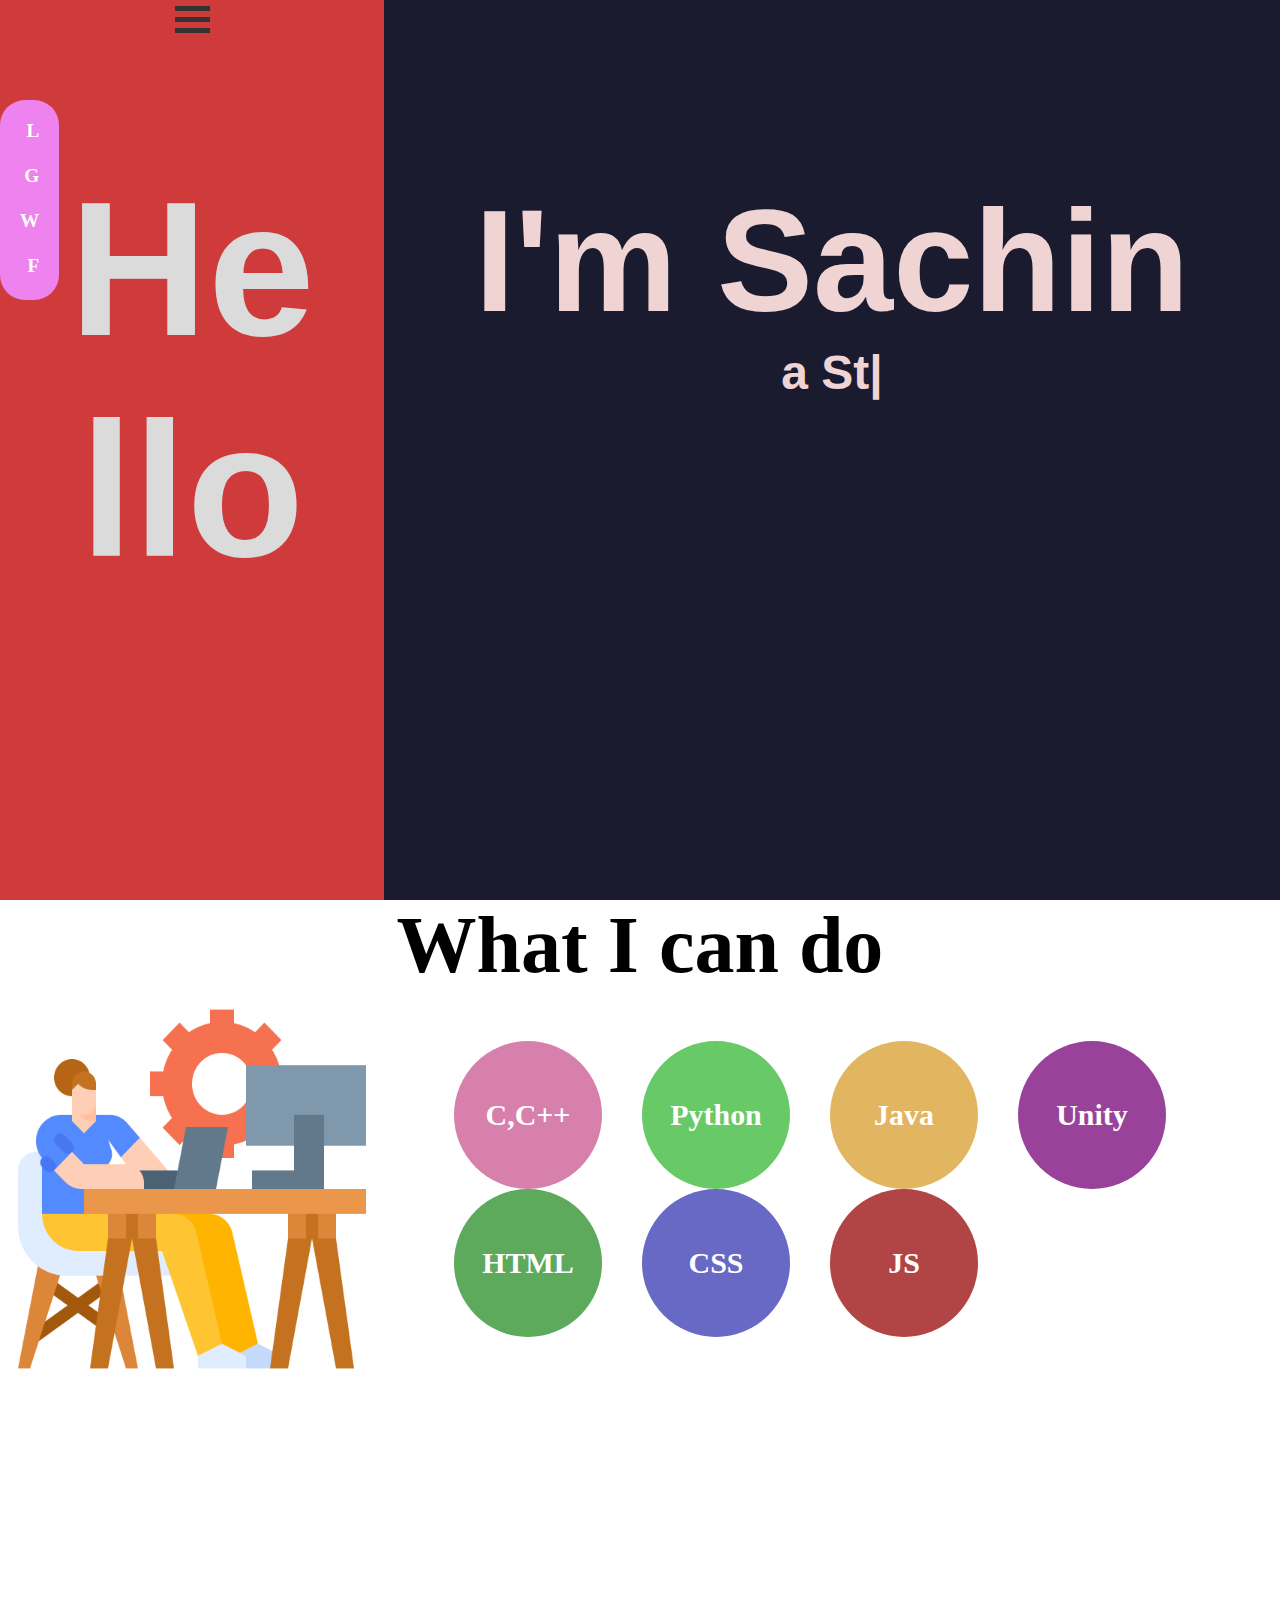
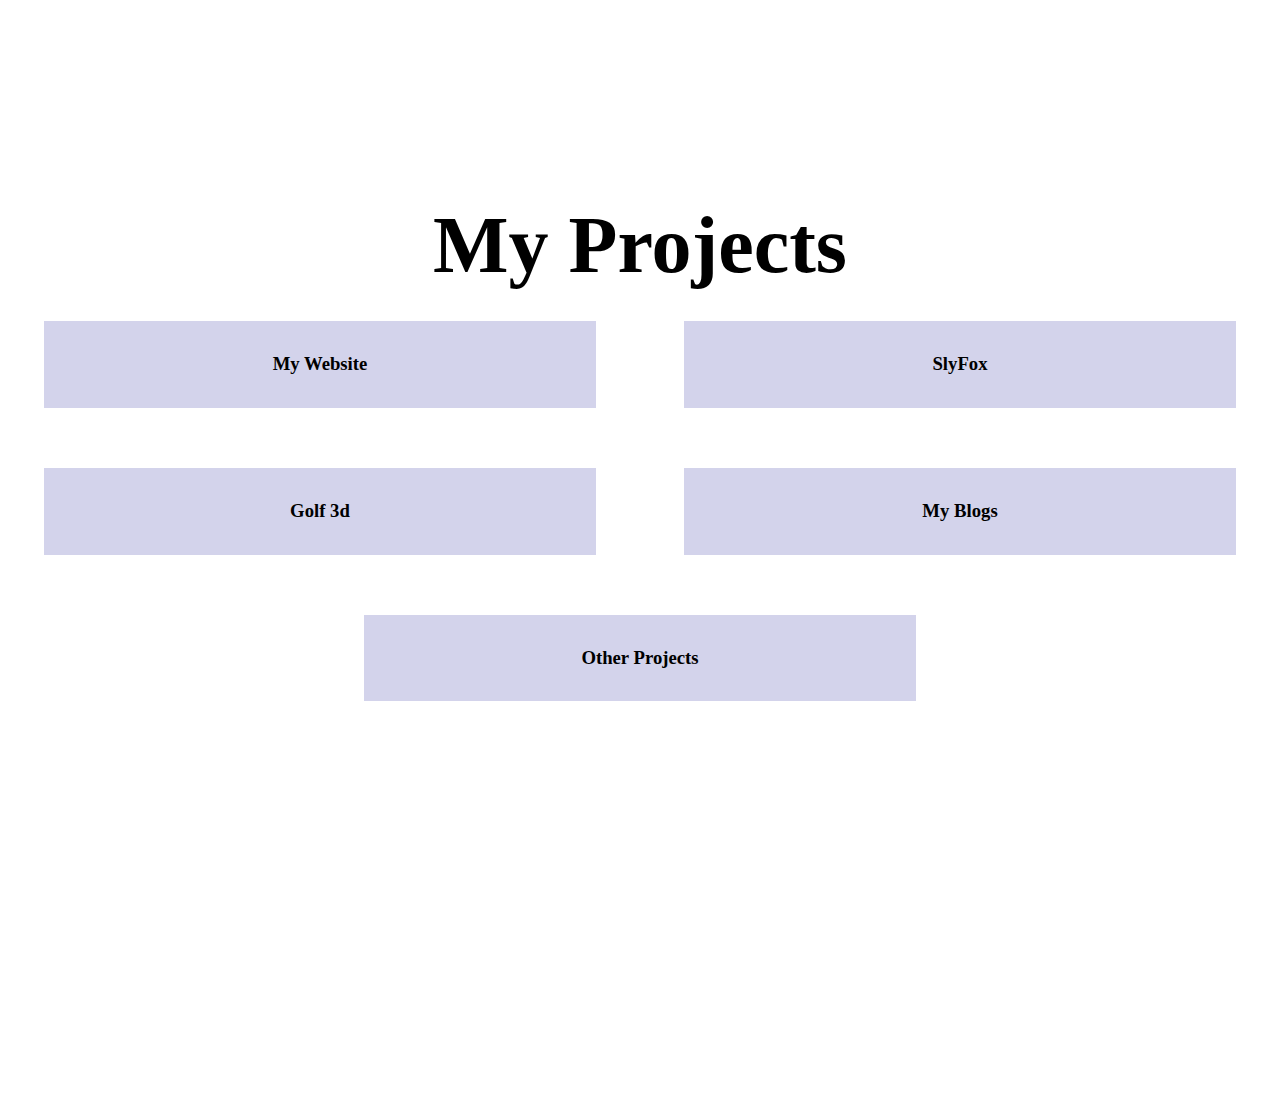
<file: portfolio/index.html>
<!DOCTYPE html>
<html lang="en">

<head>
    <meta charset="UTF-8">
    <meta http-equiv="X-UA-Compatible" content="IE=edge">
    <title>Sachin</title>
    <meta name="viewport" content="width=device-width, initial-scale=1.0">
    <!--icon links-->
    <!--css scripts-->
    <link rel="stylesheet" href="css/index.css">
    <link rel="stylesheet" href="css/indexmob.css">
</head>

<body onload="playAnim();">

    <!--social  links-->
    <div class="social-links">
        <a href="#">L</a>
        <a href="#">G</a>
        <a href="#">W</a>
        <a href="#">F</a>
    </div>

    <!--title container-->
    <div class="container">

        <div class="myinfo">
            <div class="info">
                <img src="images/sachin.jpeg" alt="">
                <div class="my-desc">
                    <p>My name is sachin miraje</p>
                    <p>an ug student at wce sangli</p>
                    <p>i love programming</p>
                </div>
            </div>
        </div>

        <div class="fpanel">
            <div class="bar" onclick="changebar(this)">
                <div class="bar1"></div>
                <div class="bar2"></div>
                <div class="bar3"></div>
            </div>
            <h1>He<br>llo</h1>
        </div>
        <div class="spanel">
            <h1>I'm Sachin</h1>
            <p class="typeText"></p>
        </div>
    </div>
    <div class="Skills">
        <h1>What I can do</h1>
        <div class="contain">
            <img class="fimg" src="images/software-developer.png" alt="">
            <div class="skill-list">
                <div class="skill-item h cpp">
                    <div class="skill-name">
                        <h3>C,C++</h3>
                    </div>
                </div>
                <div class="skill-item c python">
                    <div class="skill-name">
                        <h3>Python</h3>
                    </div>
                </div>
                <div class="skill-item h java">
                    <div class="skill-name">
                        <h3>Java</h3>
                    </div>
                </div>
                <div class="skill-item c unity">
                    <div class="skill-name">
                        <h3>Unity</h3>
                    </div>
                </div>
                <div class="skill-item hh html">
                    <div class="skill-name">
                        <h3>HTML</h3>
                    </div>
                </div>
                <div class="skill-item cc css">
                    <div class="skill-name">
                        <h3>CSS</h3>
                    </div>
                </div>
                <div class="skill-item hh js">
                    <div class="skill-name">
                        <h3>JS</h3>
                    </div>
                </div>
            </div>
        </div>
    </div>
    <div class="My-projects">
        <h1>My Projects</h1>
        <div class="project-list">
            <div class="project-item">
                <div class="project-name">
                    <h3>My Website</h3>
                </div>
                <div class="project-desc">
                </div>
            </div>
            <div class="project-item">
                <div class="project-name">
                    <h3>SlyFox</h3>
                </div>
                <div class="project-desc">
                </div>
            </div>
            <div class="project-item">
                <div class="project-name">
                    <h3>Golf 3d</h3>
                </div>
                <div class="project-desc">
                </div>
            </div>
            <div class="project-item">
                <div class="project-name">
                    <h3>My Blogs</h3>
                </div>
                <div class="project-desc">
                </div>
            </div>
            <div class="project-item">
                <div class="project-name">
                    <h3>Other Projects</h3>
                </div>
                <div class="project-desc">
                </div>
            </div>
        </div>
    </div>

    <!--js Scripts-->
    <script src="index.js"></script>
</body>

</html>






















<!--<div class="Contact-Me">
        <div class="contact-title">
            <h3>Contact Me</h3>
        </div>
        <div class="contact-body">
            <form>
                <div class=contact-item>
                    <label for="fname">Full Name: </label>
                    <input type="text" id="fname" name="firstname" placeholder="Your name..">
                </div>
                <div class=contact-item>
                    <label for="email">Your Email: </label>
                    <input type="email" id="email" name="emailname" placeholder="Your email..">
                </div>
                <div class=contact-item>
                    <label for="phone">First Number:</label>
                    <input type="text" id="phone" name="phoneno" placeholder="Your phone number..">
                </div>
                <div class=contact-item>
                    <label for="massage">Your massage</label>
                    <textarea id="subject" name="subject" placeholder="Write something.."></textarea>
                </div>
            </form>
        </div>
    </div>-->
</file>
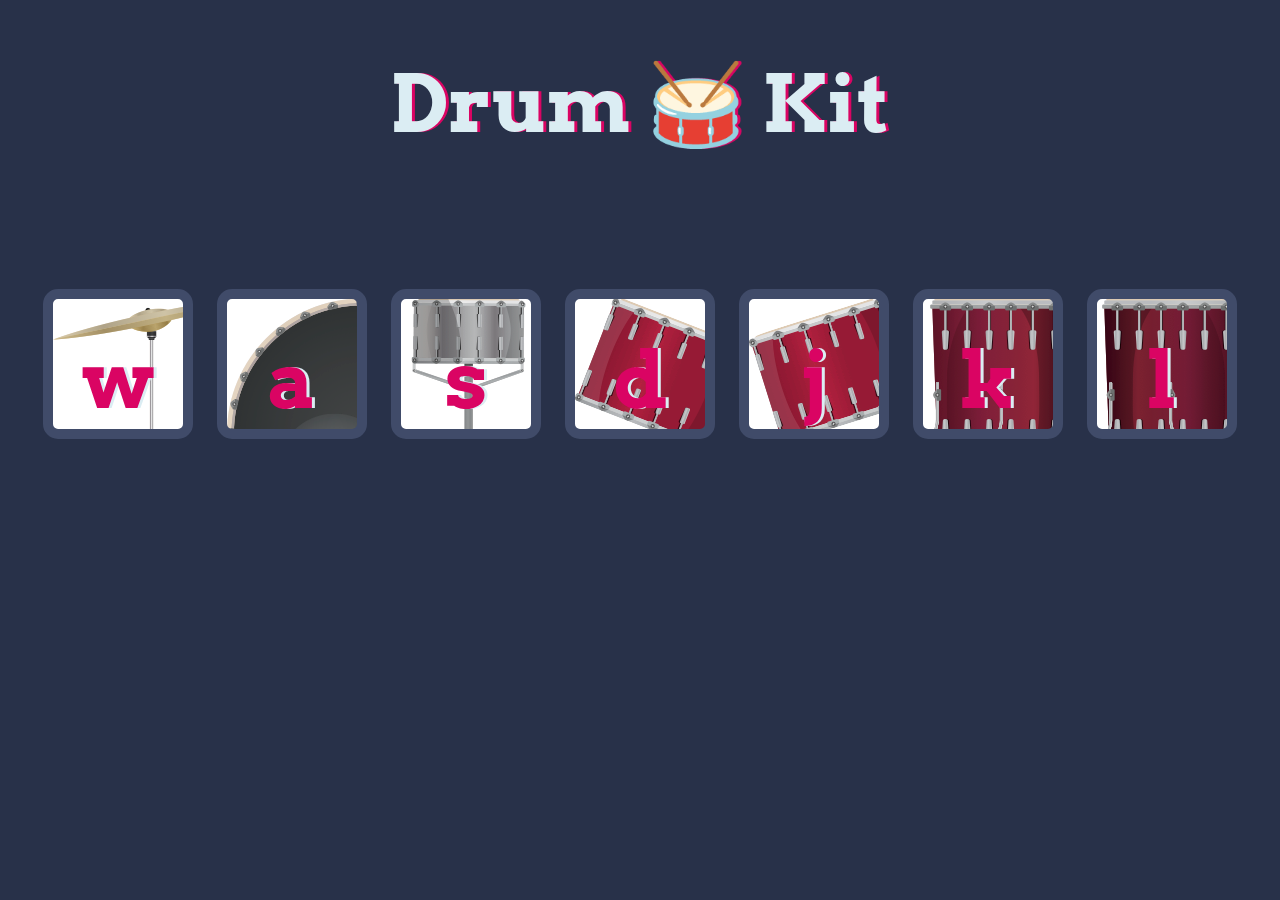
<file: web-Drum Kit/index.html>
<!DOCTYPE html>
<html lang="en" dir="ltr">

<head>
  <meta charset="utf-8">
  <title>Drum Kit</title>
  <link rel="stylesheet" href="styles.css">
  <link href="https://fonts.googleapis.com/css?family=Arvo" rel="stylesheet">
</head>

<body>

  <h1 id="title">Drum 🥁 Kit</h1>
  <div class="set">
    <button class="w drum">w</button>
    <button class="a drum">a</button>
    <button class="s drum">s</button>
    <button class="d drum">d</button>
    <button class="j drum">j</button>
    <button class="k drum">k</button>
    <button class="l drum">l</button>
  </div>
  <script src="index.js"></script>
</body>

</html>
</file>
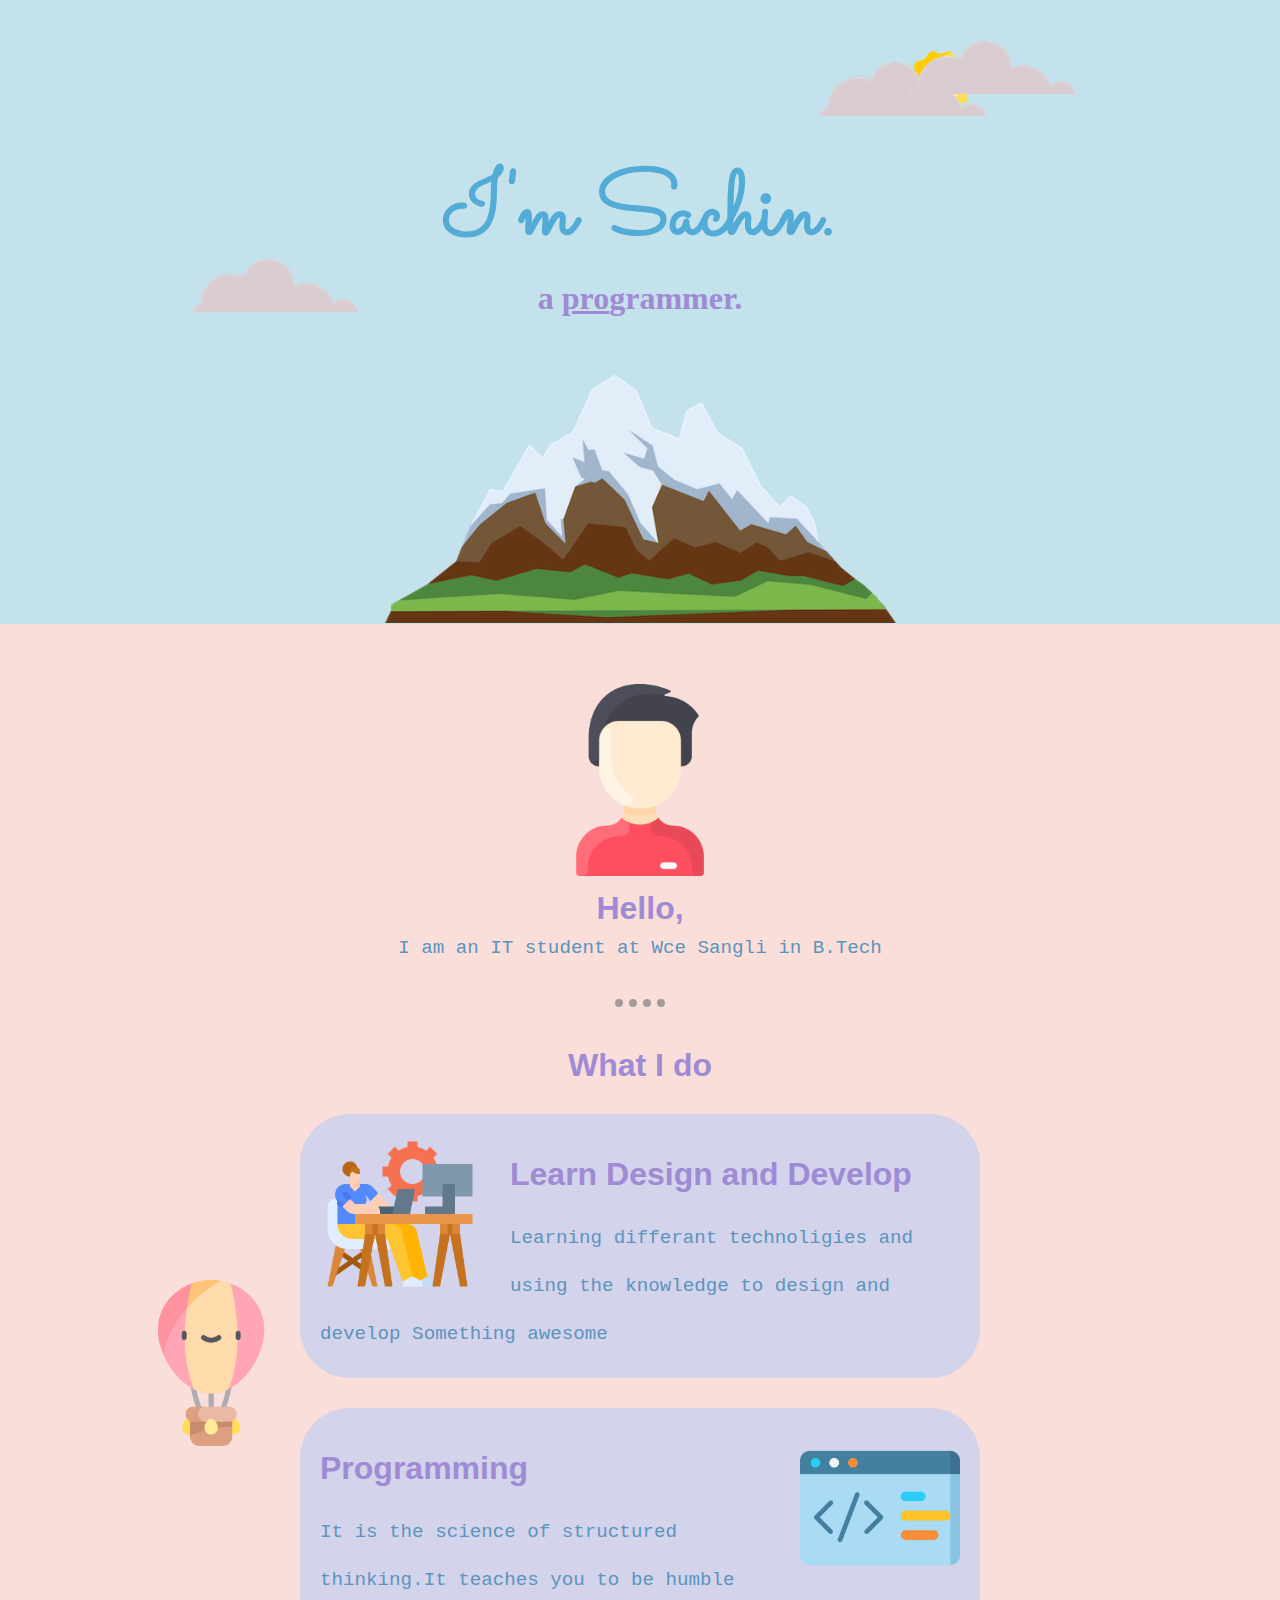
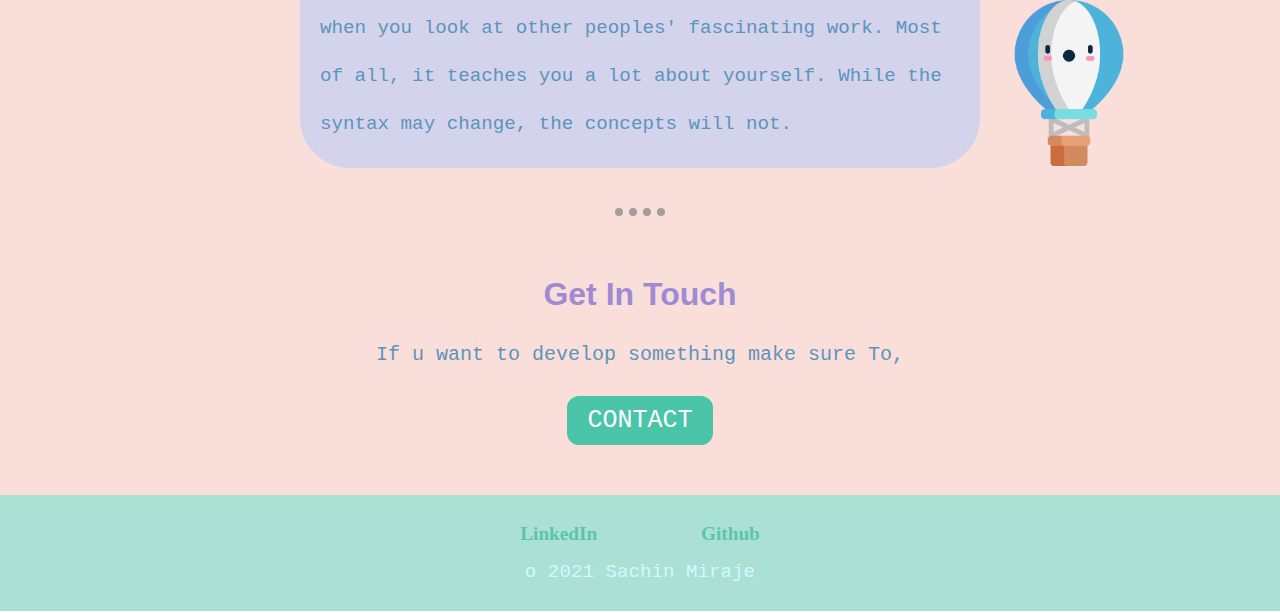
<file: web1-portfolioWebsite/index.html>
<!DOCTYPE html>
<html lang="en">

<head>
    <meta charset="UTF-8">
    <meta name="viewport" content="width=device-width, initial-scale=1">
    <title>Sachin M</title>
    <link rel="stylesheet" href="css/style.css">
    <link rel="favicon" href="images/favicon.ico">
    <link href='https://fonts.googleapis.com/css?family=Sacramento' rel='stylesheet'>
</head>

<body>
    <div class="container">
        <div class="top-container">
            <img class="sun" src="images/sun.png" alt="sun">
            <img class="top-cloud1" src="images/cloud.png" alt="cloud-img">
            <img class="top-cloud" src="images/cloud.png" alt="cloud-img">
            <h1>I'm Sachin.</h1>
            <h2>a <span class="pro">pro</span>grammer.</h2>
            <img class="bottom-cloud" src="images/cloud.png" alt="cloud-img">
            <img class="mountain-img" src="images/mountain.png" alt="mountain-img">
        </div>
        <div class="middle-container">
            <div class="profile">
                <img class="profile-img" src="images/man.png" alt=" profile">
                <h2>Hello,</h2>
                <p>I am an IT student at Wce Sangli in B.Tech</p>
                <img class="ballon1" src="images/hot-air-balloon.png" alt="balloon">
            </div>
            <div class="Skills">
                <hr>
                <h2>What I do</h2>
                <div class="Skills-row">
                    <img class="firstimg" src="images/software-developer.png" alt="painting">
                    <h2>Learn Design and Develop</h2>
                    <p>Learning differant technoligies and using the knowledge to design and develop Something
                        awesome</p>
                </div>

                <div class="Skills-row">
                    <img class="secontimg" src="images/programming.png" alt="coading">
                    <h2>Programming</h2>
                    <p>It is the science of structured thinking.It teaches you to be humble when you look at other
                        peoples' fascinating work. Most
                        of all, it teaches you a lot about yourself.
                        While the syntax may change, the concepts will not.</p>
                </div>
                <img class="ballon2" src="images/hot-air-balloon-blue.png" alt="balloon">
                <hr>
                <div class="Contact-me">
                    <h2>Get In Touch</h2>
                    <p>If u want to develop something make sure To,</p>
                    <a class="btn" href="mailto:sachinmirje123456789@gmail.com">CONTACT</a>
                </div>
            </div>
        </div>

        <div class="bottom-container">
            <a class="footer-link" href="https://www.linkedin.com">LinkedIn</a>
            <a class="footer-link" href="https://github.com/Sachin-0-1">Github</a>
            <p>o 2021 Sachin Miraje</p>
        </div>
    </div>

</body>

</html>
</file>
<file: portfolio/css/index.css>
* {
    padding: 0;
    margin: 0;
}


/*social links */

.social-links {
    display: grid;
    position: fixed;
    top: 100px;
    height: 20%;
    background-color: violet;
    border-radius: 25px;
    text-align: right;
    padding: 10px;
}

.social-links a {
    padding: 5px;
    font-size: larger;
    margin: 5px;
    border-radius: 100%;
    text-decoration: none;
    font-weight: 600;
    color: white;
    transition: 1s;
}

.social-links a:hover {
    background-color: white;
    color: violet;
    transition: 1s;
}


/*my info bar*/

.bar {
    display: inline-block;
    cursor: pointer;
    top: 50%;
    left: 25%;
}

.bar1,
.bar2,
.bar3 {
    width: 35px;
    height: 5px;
    background-color: #333;
    margin: 6px 0;
    transition: 0.4s;
}

.change .bar1 {
    -webkit-transform: rotate(-45deg) translate(-9px, 6px);
    transform: rotate(-45deg) translate(-9px, 6px);
}

.change .bar2 {
    opacity: 0;
}

.change .bar3 {
    -webkit-transform: rotate(45deg) translate(-8px, -8px);
    transform: rotate(45deg) translate(-8px, -8px);
}


/*my info*/

.myinfo {
    position: absolute;
    width: 100%;
    display: inline-block;
    z-index: -1;
}

.info {
    width: 50%;
    padding: 20px;
    text-align: left;
    line-height: 2.5;
    margin: 0 auto;
    display: flex;
    background-color: rgb(211, 211, 235);
    border-radius: 50px;
}

.info img {
    width: 40%;
    border-radius: 10%;
}


/*title container*/

.container {
    height: 100vh;
    display: flex;
}

.fpanel {
    background-color: #cf3b3b;
    width: 30%;
    height: 100%;
    text-align: center;
    transition: 1s;
}

.spanel {
    background-color: #1B1B2F;
    width: 70%;
    height: 100%;
    text-align: center;
}

.spanel h1,
p {
    font-family: sans-serif;
    font-weight: 900;
    border: none;
    color: rgb(240, 212, 212);
}

.fpanel h1 {
    font-family: sans-serif;
    font-weight: 900;
    border: none;
    color: rgb(219, 219, 219);
}


/*title container headings*/

.fpanel h1 {
    font-size: 12rem;
    padding: 0;
    padding-top: 30%;
}

.spanel h1 {
    padding-top: 20%;
    font-size: 9rem;
}

.spanel h2 {
    font-size: 2rem;
}

.spanel span {
    text-decoration: underline;
}


/*js used classes for animetion*/

.pushside {
    transition: 1s;
    margin-left: 0;
    width: 10%;
}

.fpanelsetmargin {
    margin-left: auto;
}

.invisible {
    display: none;
}

.Skills h1 {
    font-size: 5rem;
    font-weight: bold;
    text-align: center;
}

.Skills {
    height: 100vh;
}

.contain {
    display: flex;
}

.fimg {
    width: 30%;
}

.skill-list {
    display: flex;
    flex-wrap: wrap;
    padding: 50px;
    color: white;
    text-align: center;
}

.skill-item {
    position: relative;
    width: 8rem;
    height: 8rem;
    padding: 10px;
    border-radius: 100%;
    font-size: 1.6rem;
    transition: 1s;
    display: grid;
    margin: 0 20px;
}

.skill-item:hover {
    width: 10rem;
    height: 10rem;
}

.skill-name {
    margin: auto auto;
}

.cpp {
    background-color: rgb(216, 128, 172);
}

.java {
    background-color: rgb(226, 181, 97);
}

.python {
    background-color: rgb(103, 202, 103);
}

.html {
    background-color: rgb(93, 170, 93);
}

.css {
    background-color: rgb(104, 104, 197);
}

.unity {
    background-color: rgb(153, 66, 153);
}

.js {
    background-color: rgb(177, 68, 68);
}

.My-projects h1 {
    font-size: 5rem;
    font-weight: bold;
    text-align: center;
}

.typeText {
    font-size: 3rem;
}

.typeText::after {
    content: "|";
    animation: blink 1s infinite;
}

.My-projects {
    height: 100vh;
}

.project-list {
    display: flex;
    flex-wrap: wrap;
}

.project-item {
    width: 40%;
    margin: 30px auto;
    padding: 20px;
    text-align: center;
    line-height: 2.5;
    background-color: rgb(211, 211, 235);
}


/*.Contact-Me {
    margin: 20% 0;
    font-family: sans-serif;
    background-color: lightgray;
}

.contact-title {
    text-align: center;
    padding: 40px;
    background-color: lightslategray;
    color: white;
    font-size: 2rem;
}

.contact-item {
    margin: 10px 0;
    margin-bottom: 20px;
    display: flex;
}

.contact-body {
    padding: 0 50px;
}

form {
    display: flex;
    flex-wrap: wrap;
}

input,
select,
textarea {
    margin-left: 40px;
    border-radius: 5px;
    box-sizing: border-box;
    border: none;
    border-bottom: solid 2px grey;
    width: 20rem;
    resize: vertical;
    background-color: lightgrey;
}*/
</file>
<file: portfolio/css/indexmob.css>
@media(max-width:1000px) {
    .container {
        transition: 1s;
        height: 200vh;
        display: block;
    }
    .makeflex {
        display: flex;
    }
    .fpanel {
        height: 60%;
        width: 100%;
    }
    .spanel {
        height: 40%;
        width: 100%;
    }
    .pushside {
        transition: 1s;
        width: 10%;
    }
    .social-links {
        top: 0;
        bottom: 0;
        left: 0;
        z-index: 1;
    }
    .Skills {
        display: flex;
        flex-direction: column;
        justify-content: center;
        align-items: center;
        height: 200vh;
    }
    .contain {
        display: block;
    }
    .skill-list {
        display: flex;
        flex-direction: column;
        justify-content: center;
        align-items: center;
        margin-top: 10px;
    }
    .skill-item {
        width: 6rem;
        height: 6rem;
        margin-bottom: 10px;
    }
    .skill-item:hover {
        width: 8rem;
        height: 8rem;
    }
    .h {
        left: 80px;
    }
    .c {
        left: -80px;
    }
    .hh {
        left: 80px;
        bottom: 0;
    }
    .cc {
        left: -80px;
        bottom: 0;
    }
    .info {
        width: 100%;
        display: block;
    }
}

@media(max-width:420px) {
    .spanel h1 {
        font-size: 7rem;
    }
}
</file>
<file: web-Drum Kit/styles.css>
body {
  text-align: center;
  background-color: #283149;
}

h1 {
  font-size: 5rem;
  color: #DBEDF3;
  font-family: "Arvo", cursive;
  text-shadow: 3px 0 #DA0463;

}

.w {
background-image: url("images/crash.png");
}

.a {
  background-image: url("images/kick.png");
}

.s {
  background-image: url("images/snare.png");
}

.d {
  background-image: url("images/tom1.png");
}

.j {
  background-image: url("images/tom2.png");
}

.k {
  background-image: url("images/tom3.png");
}

.l {
  background-image: url("images/tom4.png");
}

.set {
  margin: 10% auto;
}

.game-over {
  background-color: red;
  opacity: 0.8;
}

.pressed {
  box-shadow: 0 3px 4px 0 #DBEDF3;
  opacity: 0.5;
}

.red {
  color: red;
}

.drum {
  outline: none;
  border: 10px solid #404B69;
  font-size: 5rem;
  font-family: 'Arvo', cursive;
  line-height: 2;
  font-weight: 900;
  color: #DA0463;
  text-shadow: 3px 0 #DBEDF3;
  border-radius: 15px;
  display: inline-block;
  width: 150px;
  height: 150px;
  text-align: center;
  margin: 10px;
  background-color: white;
}
</file>
<file: web1-portfolioWebsite/css/style.css>
*
{
    margin: 0px;
}
body
{
    margin: 0px;
    padding: 0px;
    text-align: center;
}

h1
{
    margin: 50px auto 0 auto;
    font-size: 5.6em;  
    font-family: 'Sacramento';
    color: #52acd6;
}
h2
{
   
    font-size: 2rem;
    color: #9f8ad4;
    font-weight: bold;
    font-family: 'Gill Sans', 'Gill Sans MT', Calibri, 'Trebuchet MS', sans-serif;
}
a
{
    text-decoration: none;
    color: #4ac5a8;
    padding: 0px 140px;
    font-size: 20px;
}
p
{

    font-weight:lighter;
    font-family:monospace;
    font-size: 1.2rem;
    color: #5C94BD;
}
span{transition: 0.5s;}
span:hover
{
    transition: 0.5s;
    font-size: 35px;
}

.top-container
{
    padding-top: 100px;
    background-color: #c4e2eb;
    position: relative;
}
.top-container h2
{
    font-family: cursive;
}
.bottom-container
{
    background-color: #abe0d4;
    padding: 20px 0px;
    line-height: 2;
    text-decoration: none;
    font-family:Cambria, Cochin, Georgia, Times, 'Times New Roman', serif
}
.bottom-container p{color: rgb(208, 249, 255);}
.footer-link
{
    padding: 0;
    margin: 0px 50px;
    font-weight: 800;
    font-size: 1.2rem;
    color: #5ac5ac;
}
.middle-container
{
    padding: 60px 0px;
    margin: 0px 0px;
    background-color: #faded9;
}
.Skills-row
{
    width: 50%;
    margin: 30px auto ;
    padding: 20px;
    text-align: left;
    line-height: 2.5;
    background-color: rgb(211, 211, 235);
    border-radius: 50px;
}

.firstimg
{
    width: 25%;
    float: left;
    padding-right: 30px;
}
.secontimg
{
    width: 25%;
    float: right;
    padding-left: 30px;
}
.profile-img
{
    width: 15%; 
}
.profile p{   margin:10px;}
.profile h2{   margin:10px;}
.profile
{
    margin: 0px auto;
}
.mountain-img
{
    width: 40%;
    margin-bottom: -3px;
}
.pro 
{
    text-decoration: underline;
}
.bottom-cloud
{
    position: absolute;
    left: 15%;
    bottom: 50%;
    width: 13%;
}


hr
{
    border-style: none;
    border-top-style: dotted;
    width: 50px;
    height: 0px;
    border-width: 8px;
    border-color: grey;
    margin: 40px auto;
    opacity: 0.7;
}
hr:hover
{
    opacity: 0.2;
}
.sun
{
    position: absolute;
    width: 5%;
    right: 24%;
     top: 8%;
    transition: 8s;
}
.sun:hover
{
    width: 5.4%;
    transition: 2s;
}
.top-cloud1
{
   position: absolute;
   width: 13%;
   right: 23%;
   top: 10%;
   transition: 15s;
}
.top-cloud1:hover
{
    right: 30%;
    transition: 2s;
}

.top-cloud
{
   position: absolute;
   width: 13%;
   right: 16%;
   top: 6.5%;
   transition: 15s;
} 
.top-cloud:hover 
{
    right: 5%;
    transition: 2s;
}
.Contact-me h2
{
    margin: 10px;
    padding: 20px; 
}
.Contact-me p
{
    font-size: 20px;
    margin-bottom: 40px;
}

.btn {
    background: #4ac5a8;
    border-radius: 12px;
    font-family: Courier New;
    color: #ffffff;
    font-size: 25px;
    padding: 10px 20px 10px 20px;
    text-decoration: none;
    margin-top: 50px;
  }
  
  .btn:hover {
      opacity: 0.5;
   
    text-decoration: none;
  }
.ballon1
{
   position:absolute;
   width: 13%;
   left: 10%;
   top: 80em;
   transition: 6s;
}
.ballon1:hover
{
    transition: 6s;
    top: 50em;
}
.ballon2
{
   position:absolute;
   width: 13%;
   right: 10%;
   top: 100em;
   transition: 6s;
}
.ballon2:hover
{
    transition: 6s;
    top: 70em;
}
</file>
